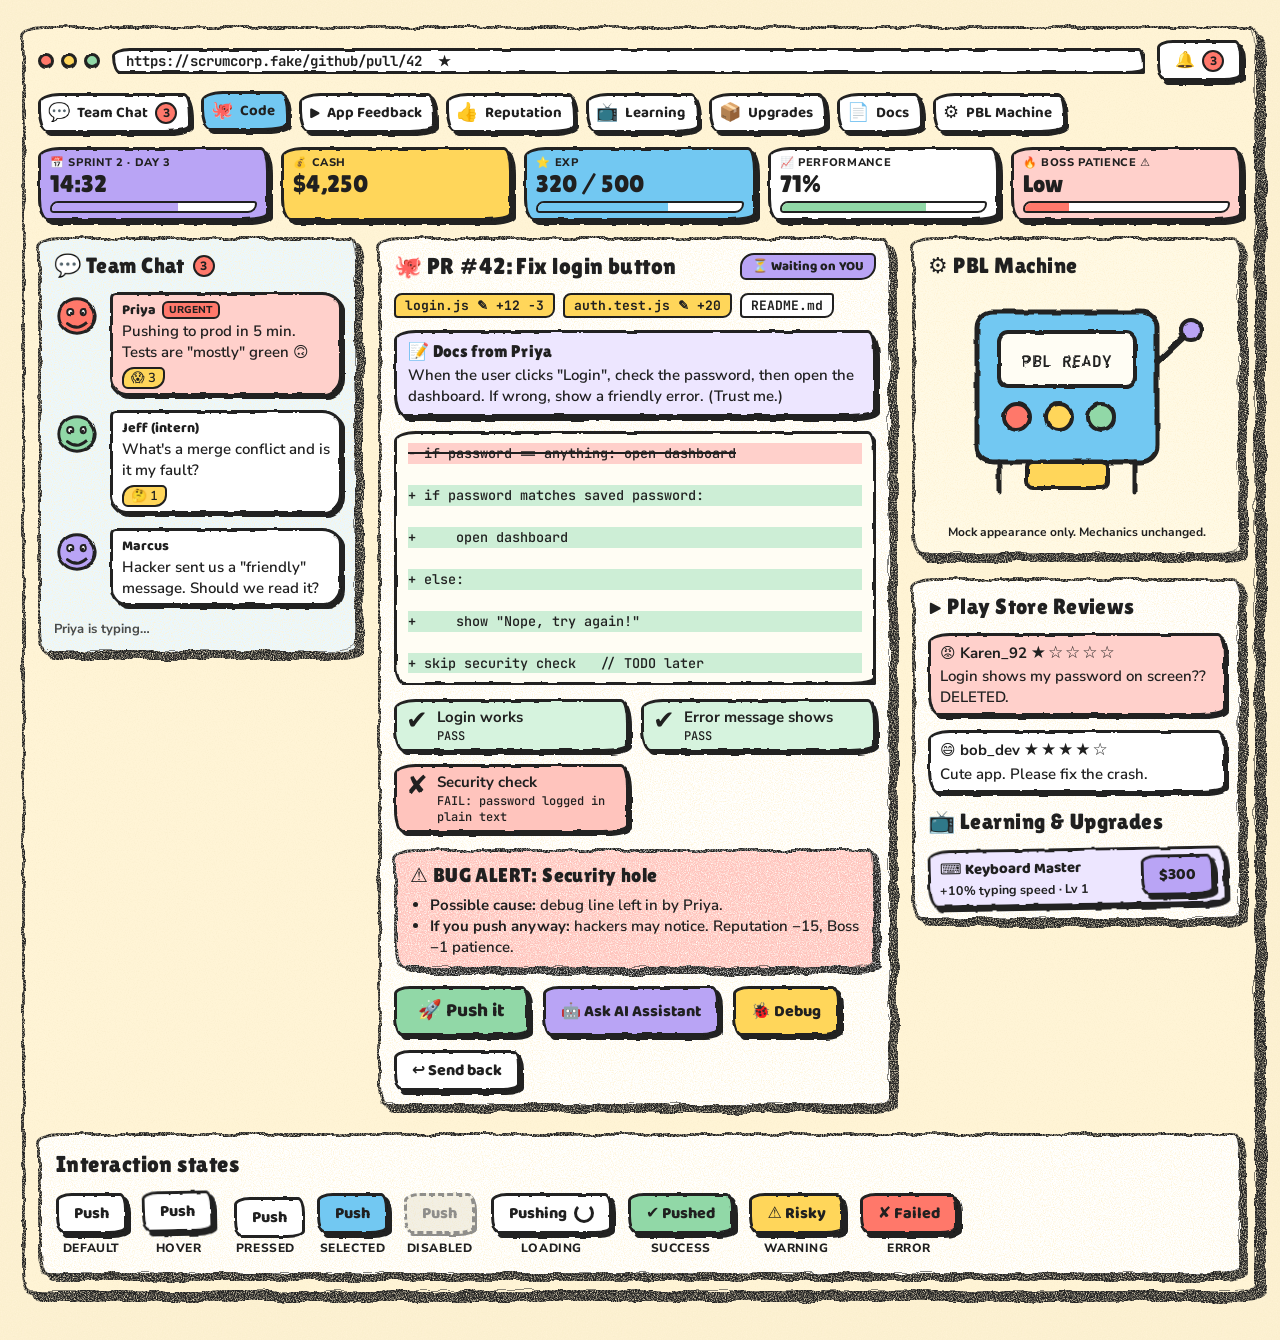
<file: Spec/UI Example Design.html>
<!doctype html>
<html lang="en">
<head>
<meta charset="utf-8">
<meta name="viewport" content="width=device-width, initial-scale=1">
<title>Fix it with Scrum - UI Example</title>
<link rel="preconnect" href="https://fonts.googleapis.com">
<link href="https://fonts.googleapis.com/css2?family=Baloo+2:wght@700;800&family=JetBrains+Mono:wght@500;700&family=Lilita+One&family=Nunito+Sans:wght@400;700;800&display=swap" rel="stylesheet">
<style>
:root{
  --paper:#FFF4D6; --ink:#202020; --yellow:#FFD65A; --coral:#FF786B;
  --sky:#72C8F2; --mint:#91D8A7; --lav:#B9A4F5; --white:#fff;
  --h:'Lilita One','Baloo 2',system-ui,sans-serif;
  --b:'Baloo 2',system-ui,sans-serif;
  --t:'Nunito Sans','Atkinson Hyperlegible',system-ui,sans-serif;
  --m:'JetBrains Mono',ui-monospace,monospace;
}
*{box-sizing:border-box}
body{
  margin:0; padding:20px 16px 40px; color:var(--ink); font:600 15px/1.4 var(--t);
  background-color:var(--paper);
  /* paper grain */
  background-image:url("data:image/svg+xml,%3Csvg xmlns='http://www.w3.org/2000/svg' width='200' height='200'%3E%3Cfilter id='n'%3E%3CfeTurbulence type='fractalNoise' baseFrequency='.8' numOctaves='2'/%3E%3CfeColorMatrix values='0 0 0 0 .5 0 0 0 0 .35 0 0 0 0 .1 0 0 0 .09 0'/%3E%3C/filter%3E%3Crect width='200' height='200' filter='url(%23n)'/%3E%3C/svg%3E");
}
h1,h2,h3{font-family:var(--h);font-weight:400;margin:0;letter-spacing:.02em}
button{font:inherit;color:inherit}

/* ---------- hand-inked outline: wobbly border + fill + offset shadow live on ::before ---------- */
.ink{position:relative;isolation:isolate;--fill:var(--white);--r:22px 8px 26px 10px/10px 24px 8px 22px;--bw:3px;--sh:5px;--f:url(#rough)}
.ink::before,.ink::after{content:"";position:absolute;pointer-events:none;border-radius:var(--r)}
.ink::before{inset:0;z-index:-1;background:var(--fill);border:var(--bw) solid var(--ink);box-shadow:var(--sh) var(--sh) 0 var(--ink);filter:var(--f)}
/* second sketchy pass: thin, offset, partial = visible hand correction */
.ink::after{inset:-3px 2px 2px -2px;z-index:-1;border:1.5px solid var(--ink);opacity:.55;border-top-color:transparent;border-left-color:transparent;filter:url(#rough2)}
.ink.s::before{--f:url(#rough-s)} .ink.s::after{display:none}

/* ---------- desktop shell ---------- */
.shell{max-width:1320px;margin:0 auto;padding:6px}
.win{--fill:var(--paper);--sh:8px;padding:14px 16px 18px}
.bar{display:flex;align-items:center;gap:12px;margin-bottom:12px}
.dots{display:flex;gap:7px}
.dot{width:16px;height:16px;border-radius:50%;border:3px solid var(--ink);filter:url(#rough-s)}
.url{flex:1;--fill:var(--white);--sh:2px;padding:4px 14px;font:700 14px var(--m);min-width:0;overflow:hidden;white-space:nowrap;text-overflow:ellipsis}
.tabs{display:flex;gap:10px;flex-wrap:wrap;margin-bottom:14px}
.tab{--sh:3px;--fill:var(--white);padding:6px 14px 6px 10px;display:flex;align-items:center;gap:7px;font:700 15px var(--b);cursor:pointer;background:none;border:0;transition:transform .08s}
.tab:hover{transform:translateY(-2px) rotate(-1deg)}
.tab[aria-selected=true]{--fill:var(--sky);transform:translateY(-2px)}
.tab:focus-visible,.btn:focus-visible{outline:3px dashed var(--ink);outline-offset:4px}
.tab .ico{font-size:18px}
.badge{background:var(--coral);border:2px solid var(--ink);border-radius:50%;min-width:22px;height:22px;display:inline-grid;place-items:center;font:800 12px var(--t);padding:0 4px;animation:pop .4s}

/* ---------- status strip ---------- */
.status{display:grid;grid-template-columns:repeat(auto-fit,minmax(150px,1fr));gap:12px;margin-bottom:16px}
.stat{--sh:4px;padding:8px 12px;display:flex;flex-direction:column;gap:2px}
.stat small{font:800 11px var(--t);text-transform:uppercase;letter-spacing:.06em}
.stat b{font:400 24px/1 var(--h)}
.meter{height:12px;border:2.5px solid var(--ink);border-radius:8px 3px 9px 4px;overflow:hidden;background:#fff;margin-top:3px}
.meter i{display:block;height:100%;background:var(--c,var(--mint));width:var(--w)}
.cash b{animation:pop .5s}

/* ---------- main grid ---------- */
.grid{display:grid;grid-template-columns:minmax(260px,320px) minmax(0,1fr) minmax(260px,330px);gap:20px;align-items:start}
@media(max-width:1050px){.grid{grid-template-columns:1fr}}
.panel{padding:14px 16px 16px;--sh:6px}
.panel>h2{font-size:22px;margin-bottom:10px;display:flex;align-items:center;gap:8px}
.col{display:flex;flex-direction:column;gap:22px}

/* ---------- chat ---------- */
.msg{display:flex;gap:10px;margin-bottom:14px;animation:pop .35s both}
.msg:nth-child(2){animation-delay:.12s}.msg:nth-child(3){animation-delay:.24s}
.av{flex:none;width:46px;height:46px;filter:url(#rough-s)}
.bub{--sh:3px;--fill:var(--white);padding:7px 12px;flex:1;--r:6px 20px 18px 16px/6px 16px 20px 18px}
.bub.urgent{--fill:#FFD0CB}
.bub b{font:800 14px var(--b);display:flex;gap:6px;align-items:center}
.tag{font:800 10px var(--t);text-transform:uppercase;border:2px solid var(--ink);border-radius:6px;padding:0 5px;background:var(--coral)}
.react{display:inline-block;margin-top:4px;background:var(--yellow);border:2px solid var(--ink);border-radius:12px 5px 12px 6px;padding:0 7px;font-size:13px}
.typing{font:700 13px var(--t);opacity:.8}

/* ---------- code review ---------- */
.pr-head{display:flex;flex-wrap:wrap;gap:10px;align-items:center;justify-content:space-between;margin-bottom:10px}
.chip{display:inline-flex;align-items:center;gap:5px;border:2.5px solid var(--ink);border-radius:14px 5px 15px 6px;padding:1px 10px;font:800 13px var(--b);background:var(--lav)}
.files{display:flex;gap:8px;flex-wrap:wrap;margin:8px 0 12px}
.file{font:700 13px var(--m);padding:2px 9px;border:2.5px solid var(--ink);border-radius:8px 3px 9px 4px;background:var(--white)}
.file.chg{background:var(--yellow)}
pre.code{margin:0 0 14px;padding:12px 14px;font:500 13.5px/1.55 var(--m);overflow:auto;--fill:#FFFDF4;--sh:4px}
.add{background:#cdeed6;display:block}.del{background:#ffd0cb;display:block;text-decoration:line-through;text-decoration-thickness:1.5px}
.docs{--fill:#EDE6FF;--sh:4px;padding:10px 14px;margin-bottom:14px}
.docs h3{font-size:17px;margin-bottom:2px}
.tests{display:grid;grid-template-columns:repeat(auto-fit,minmax(200px,1fr));gap:12px;margin-bottom:16px}
.test{--sh:3px;padding:8px 12px;display:flex;gap:9px;align-items:flex-start}
.test.ok{--fill:#d6f3de}
.test.bad{--fill:#FFC4BD;animation:shake .5s .4s 2}
.test .big{font:400 26px/1 var(--h)}
.test small{display:block;font:500 12px var(--m)}
.warn{--fill:#FFC4BD;padding:12px 16px;margin-bottom:16px;--sh:5px}
.warn h3{font-size:20px;display:flex;gap:8px;align-items:center}
.warn ul{margin:6px 0 0;padding-left:20px}
.actions{display:flex;flex-wrap:wrap;gap:14px}

/* ---------- buttons ---------- */
.btn{--sh:4px;--fill:var(--white);--r:16px 7px 18px 8px/8px 16px 7px 18px;position:relative;isolation:isolate;border:0;background:none;padding:8px 18px;font:800 16px var(--b);cursor:pointer;transition:transform .08s;display:inline-flex;gap:7px;align-items:center}
.btn::before{content:"";position:absolute;inset:0;z-index:-1;border-radius:var(--r);background:var(--fill);border:3px solid var(--ink);box-shadow:var(--sh) var(--sh) 0 var(--ink);filter:url(#rough-s);transition:box-shadow .08s}
.btn:hover:not(:disabled){transform:translate(-1px,-2px) rotate(-1deg)}
.btn:hover:not(:disabled)::before{box-shadow:6px 7px 0 var(--ink)}
.btn:active:not(:disabled),.btn.pressed{transform:translate(4px,4px)}
.btn:active:not(:disabled)::before,.btn.pressed::before{box-shadow:0 0 0 var(--ink)}
.btn.sel{--fill:var(--sky)} .btn.go,.btn.success{--fill:var(--mint)} .btn.warning{--fill:var(--yellow)}
.btn.error{--fill:var(--coral);animation:shake .4s} .btn.lav{--fill:var(--lav)}
.btn:disabled{opacity:.5;cursor:not-allowed;--fill:#e6e0cc}
.btn:disabled::before{box-shadow:2px 2px 0 var(--ink);border-style:dashed}
.btn.loading::after{content:"";width:14px;height:14px;border:3px solid var(--ink);border-top-color:transparent;border-radius:50%;animation:spin .8s linear infinite}
.btn.big{font-size:19px;padding:10px 24px}

/* ---------- side cards ---------- */
.review{--sh:3px;padding:8px 12px;margin-bottom:14px}
.review.neg{--fill:#FFD0CB}
.stars{font-size:17px;letter-spacing:2px}
.review p{margin:2px 0 0}
.upg{--fill:#EDE6FF;--sh:4px;padding:8px 12px;display:flex;justify-content:space-between;gap:10px;align-items:center;transform:rotate(-1deg)}
.upg b{font:800 15px var(--b)}.upg small{display:block;font-weight:700}
.pbl-wrap{text-align:center}
.pbl-wrap svg{width:100%;max-width:260px;height:auto}
.pbl-note{font:700 12px var(--t);margin-top:6px}

.legend{margin-top:26px;padding:16px 18px 20px}
.legend .row{display:flex;flex-wrap:wrap;gap:16px;margin-top:12px}
.legend figure{margin:0;text-align:center;font:800 12px var(--t);text-transform:uppercase;letter-spacing:.05em}
.legend figure .btn{display:flex;margin-bottom:6px}

@keyframes pop{from{transform:scale(.7) translateY(8px);opacity:0}to{transform:none;opacity:1}}
@keyframes shake{0%,100%{transform:translateX(0)}20%{transform:translateX(-5px) rotate(-1deg)}40%{transform:translateX(5px) rotate(1deg)}60%{transform:translateX(-3px)}80%{transform:translateX(3px)}}
@keyframes spin{to{transform:rotate(360deg)}}
@media(prefers-reduced-motion:reduce){*,*::before,*::after{animation:none!important;transition:none!important}}
</style>
</head>
<body>

<!-- Roughening filters: displacement of each outline = wobble + uneven thickness; speckle erodes edges = dry brush -->
<svg width="0" height="0" style="position:absolute" aria-hidden="true">
  <filter id="rough" x="-5%" y="-5%" width="110%" height="110%">
    <feTurbulence type="fractalNoise" baseFrequency=".035" numOctaves="3" seed="4" result="n"/>
    <feDisplacementMap in="SourceGraphic" in2="n" scale="7" xChannelSelector="R" yChannelSelector="G" result="d"/>
    <feTurbulence type="fractalNoise" baseFrequency=".9" numOctaves="2" seed="9" result="g"/>
    <feColorMatrix in="g" type="matrix" values="0 0 0 0 0  0 0 0 0 0  0 0 0 0 0  0 0 0 -2.2 1.9" result="m"/>
    <feComposite in="d" in2="m" operator="in"/>
  </filter>
  <filter id="rough2" x="-5%" y="-5%" width="110%" height="110%">
    <feTurbulence type="fractalNoise" baseFrequency=".05" numOctaves="2" seed="21" result="n"/>
    <feDisplacementMap in="SourceGraphic" in2="n" scale="9" xChannelSelector="G" yChannelSelector="R"/>
  </filter>
  <filter id="rough-s" x="-8%" y="-8%" width="116%" height="116%">
    <feTurbulence type="fractalNoise" baseFrequency=".07" numOctaves="2" seed="13" result="n"/>
    <feDisplacementMap in="SourceGraphic" in2="n" scale="3.5" xChannelSelector="R" yChannelSelector="G"/>
  </filter>
  <!-- reusable cartoon face; head colour via CSS var -->
  <symbol id="face" viewBox="0 0 48 48">
    <ellipse cx="24" cy="25" rx="19" ry="18" fill="var(--c,#FFD65A)" stroke="#202020" stroke-width="3"/>
    <circle cx="17" cy="21" r="3.2" fill="#fff" stroke="#202020" stroke-width="2"/><circle cx="31" cy="21" r="3.2" fill="#fff" stroke="#202020" stroke-width="2"/>
    <circle cx="18" cy="22" r="1.4" fill="#202020"/><circle cx="30" cy="22" r="1.4" fill="#202020"/>
    <path d="M14 33 Q24 41 34 32" fill="none" stroke="#202020" stroke-width="3" stroke-linecap="round" class="mouth"/>
  </symbol>
</svg>

<main class="shell">
<div class="win ink">

  <div class="bar">
    <div class="dots" aria-label="Window controls">
      <span class="dot" style="background:var(--coral)"></span><span class="dot" style="background:var(--yellow)"></span><span class="dot" style="background:var(--mint)"></span>
    </div>
    <div class="url ink s">https://scrumcorp.fake/github/pull/42 &nbsp;★</div>
    <button class="btn s" aria-label="Notifications, 3 new">🔔 <span class="badge">3</span></button>
  </div>

  <nav class="tabs" role="tablist" aria-label="Applications">
    <button class="tab ink s" role="tab" aria-selected="false"><span class="ico">💬</span>Team Chat <span class="badge">3</span></button>
    <button class="tab ink s" role="tab" aria-selected="true"><span class="ico">🐙</span>Code</button>
    <button class="tab ink s" role="tab" aria-selected="false"><span class="ico">▶️</span>App Feedback</button>
    <button class="tab ink s" role="tab" aria-selected="false"><span class="ico">👍</span>Reputation</button>
    <button class="tab ink s" role="tab" aria-selected="false"><span class="ico">📺</span>Learning</button>
    <button class="tab ink s" role="tab" aria-selected="false"><span class="ico">📦</span>Upgrades</button>
    <button class="tab ink s" role="tab" aria-selected="false"><span class="ico">📄</span>Docs</button>
    <button class="tab ink s" role="tab" aria-selected="false"><span class="ico">⚙️</span>PBL Machine</button>
  </nav>

  <section class="status" aria-label="Game status">
    <div class="stat ink s" style="--fill:var(--lav)"><small>📅 Sprint 2 · Day 3</small><b>14:32</b><div class="meter"><i style="--w:62%;--c:var(--lav)"></i></div></div>
    <div class="stat ink s cash" style="--fill:var(--yellow)"><small>💰 Cash</small><b>$4,250</b></div>
    <div class="stat ink s" style="--fill:var(--sky)"><small>⭐ EXP</small><b>320 / 500</b><div class="meter"><i style="--w:64%;--c:var(--sky)"></i></div></div>
    <div class="stat ink s"><small>📈 Performance</small><b>71%</b><div class="meter"><i style="--w:71%"></i></div></div>
    <div class="stat ink s" style="--fill:#FFD0CB"><small>🔥 Boss patience ⚠</small><b>Low</b><div class="meter"><i style="--w:22%;--c:var(--coral)"></i></div></div>
  </section>

  <div class="grid">

    <!-- Team chat -->
    <section class="panel ink" aria-label="Team chat" style="--fill:#EAF7FE">
      <h2>💬 Team Chat <span class="badge">3</span></h2>
      <div class="msg"><svg class="av" style="--c:#FF786B"><use href="#face"/></svg>
        <div class="bub ink s urgent"><b>Priya <span class="tag">URGENT</span></b>Pushing to prod in 5 min. Tests are "mostly" green 🙃<br><span class="react">😱 3</span></div></div>
      <div class="msg"><svg class="av" style="--c:#91D8A7"><use href="#face"/></svg>
        <div class="bub ink s"><b>Jeff (intern)</b>What's a merge conflict and is it my fault?<br><span class="react">🤔 1</span></div></div>
      <div class="msg"><svg class="av" style="--c:#B9A4F5"><use href="#face"/></svg>
        <div class="bub ink s"><b>Marcus</b>Hacker sent us a "friendly" message. Should we read it?</div></div>
      <div class="typing">Priya is typing…</div>
    </section>

    <!-- Code review -->
    <section class="panel ink" aria-label="Code review">
      <div class="pr-head">
        <h2>🐙 PR #42: Fix login button</h2>
        <span class="chip">⏳ Waiting on YOU</span>
      </div>
      <div class="files"><span class="file chg">login.js ✎ +12 −3</span><span class="file chg">auth.test.js ✎ +20</span><span class="file">README.md</span></div>

      <div class="docs ink s"><h3>📝 Docs from Priya</h3>When the user clicks "Login", check the password, then open the dashboard. If wrong, show a friendly error. (Trust me.)</div>

      <pre class="code ink s"><span class="del">- if password == anything: open dashboard</span>
<span class="add">+ if password matches saved password:</span>
<span class="add">+     open dashboard</span>
<span class="add">+ else:</span>
<span class="add">+     show "Nope, try again!"</span>
<span class="add">+ skip security check   // TODO later</span></pre>

      <div class="tests">
        <div class="test ink s ok"><span class="big">✔</span><div><b>Login works</b><small>PASS</small></div></div>
        <div class="test ink s ok"><span class="big">✔</span><div><b>Error message shows</b><small>PASS</small></div></div>
        <div class="test ink s bad"><span class="big">✘</span><div><b>Security check</b><small>FAIL: password logged in plain text</small></div></div>
      </div>

      <div class="warn ink">
        <h3>⚠ BUG ALERT: Security hole</h3>
        <ul><li><b>Possible cause:</b> debug line left in by Priya.</li><li><b>If you push anyway:</b> hackers may notice. Reputation −15, Boss −1 patience.</li></ul>
      </div>

      <div class="actions">
        <button class="btn go big">🚀 Push it</button>
        <button class="btn lav">🤖 Ask AI Assistant</button>
        <button class="btn warning">🐞 Debug</button>
        <button class="btn">↩ Send back</button>
      </div>
    </section>

    <!-- Right column -->
    <div class="col">
      <section class="panel ink" aria-label="PBL Machine" style="--fill:#FFF9E5">
        <h2>⚙️ PBL Machine</h2>
        <div class="pbl-wrap">
          <svg viewBox="0 0 260 220" role="img" aria-label="Cartoon PBL machine with a lever, a screen and an output chute" style="filter:url(#rough-s)">
            <rect x="30" y="20" width="180" height="150" rx="16" fill="#72C8F2" stroke="#202020" stroke-width="5"/>
            <rect x="52" y="40" width="136" height="54" rx="9" fill="#FFFDF4" stroke="#202020" stroke-width="4"/>
            <text x="120" y="75" text-anchor="middle" font-family="JetBrains Mono" font-weight="700" font-size="16" fill="#202020">PBL READY</text>
            <circle cx="70" cy="125" r="13" fill="#FF786B" stroke="#202020" stroke-width="4"/>
            <circle cx="112" cy="125" r="13" fill="#FFD65A" stroke="#202020" stroke-width="4"/>
            <circle cx="154" cy="125" r="13" fill="#91D8A7" stroke="#202020" stroke-width="4"/>
            <path d="M210 70 L242 40" stroke="#202020" stroke-width="6" stroke-linecap="round"/><circle cx="244" cy="38" r="10" fill="#B9A4F5" stroke="#202020" stroke-width="4"/>
            <rect x="80" y="170" width="80" height="26" rx="6" fill="#FFD65A" stroke="#202020" stroke-width="4"/>
            <path d="M52 170 v30 M188 170 v30" stroke="#202020" stroke-width="5" stroke-linecap="round"/>
          </svg>
          <div class="pbl-note">Mock appearance only. Mechanics unchanged.</div>
        </div>
      </section>

      <section class="panel ink" aria-label="Public feedback">
        <h2>▶️ Play Store Reviews</h2>
        <div class="review ink s neg"><b>😡 Karen_92</b> <span class="stars" aria-label="1 star">★☆☆☆☆</span><p>Login shows my password on screen?? DELETED.</p></div>
        <div class="review ink s"><b>😄 bob_dev</b> <span class="stars" aria-label="4 stars">★★★★☆</span><p>Cute app. Please fix the crash.</p></div>
        <h2 style="margin-top:6px">📺 Learning &amp; Upgrades</h2>
        <div class="upg ink s"><div><b>⌨ Keyboard Master</b><small>+10% typing speed · Lv 1</small></div><button class="btn lav">$300</button></div>
      </section>
    </div>
  </div>

  <!-- Interaction states -->
  <section class="legend ink" aria-label="Interaction states" style="--fill:#fff">
    <h2>Interaction states</h2>
    <div class="row">
      <figure><button class="btn">Push</button>Default</figure>
      <figure><button class="btn" style="transform:translate(-1px,-2px) rotate(-1deg)">Push</button>Hover</figure>
      <figure><button class="btn pressed">Push</button>Pressed</figure>
      <figure><button class="btn sel">Push</button>Selected</figure>
      <figure><button class="btn" disabled>Push</button>Disabled</figure>
      <figure><button class="btn loading">Pushing</button>Loading</figure>
      <figure><button class="btn success">✔ Pushed</button>Success</figure>
      <figure><button class="btn warning">⚠ Risky</button>Warning</figure>
      <figure><button class="btn error">✘ Failed</button>Error</figure>
    </div>
  </section>

</div>
</main>
</body>
</html>
</file>
